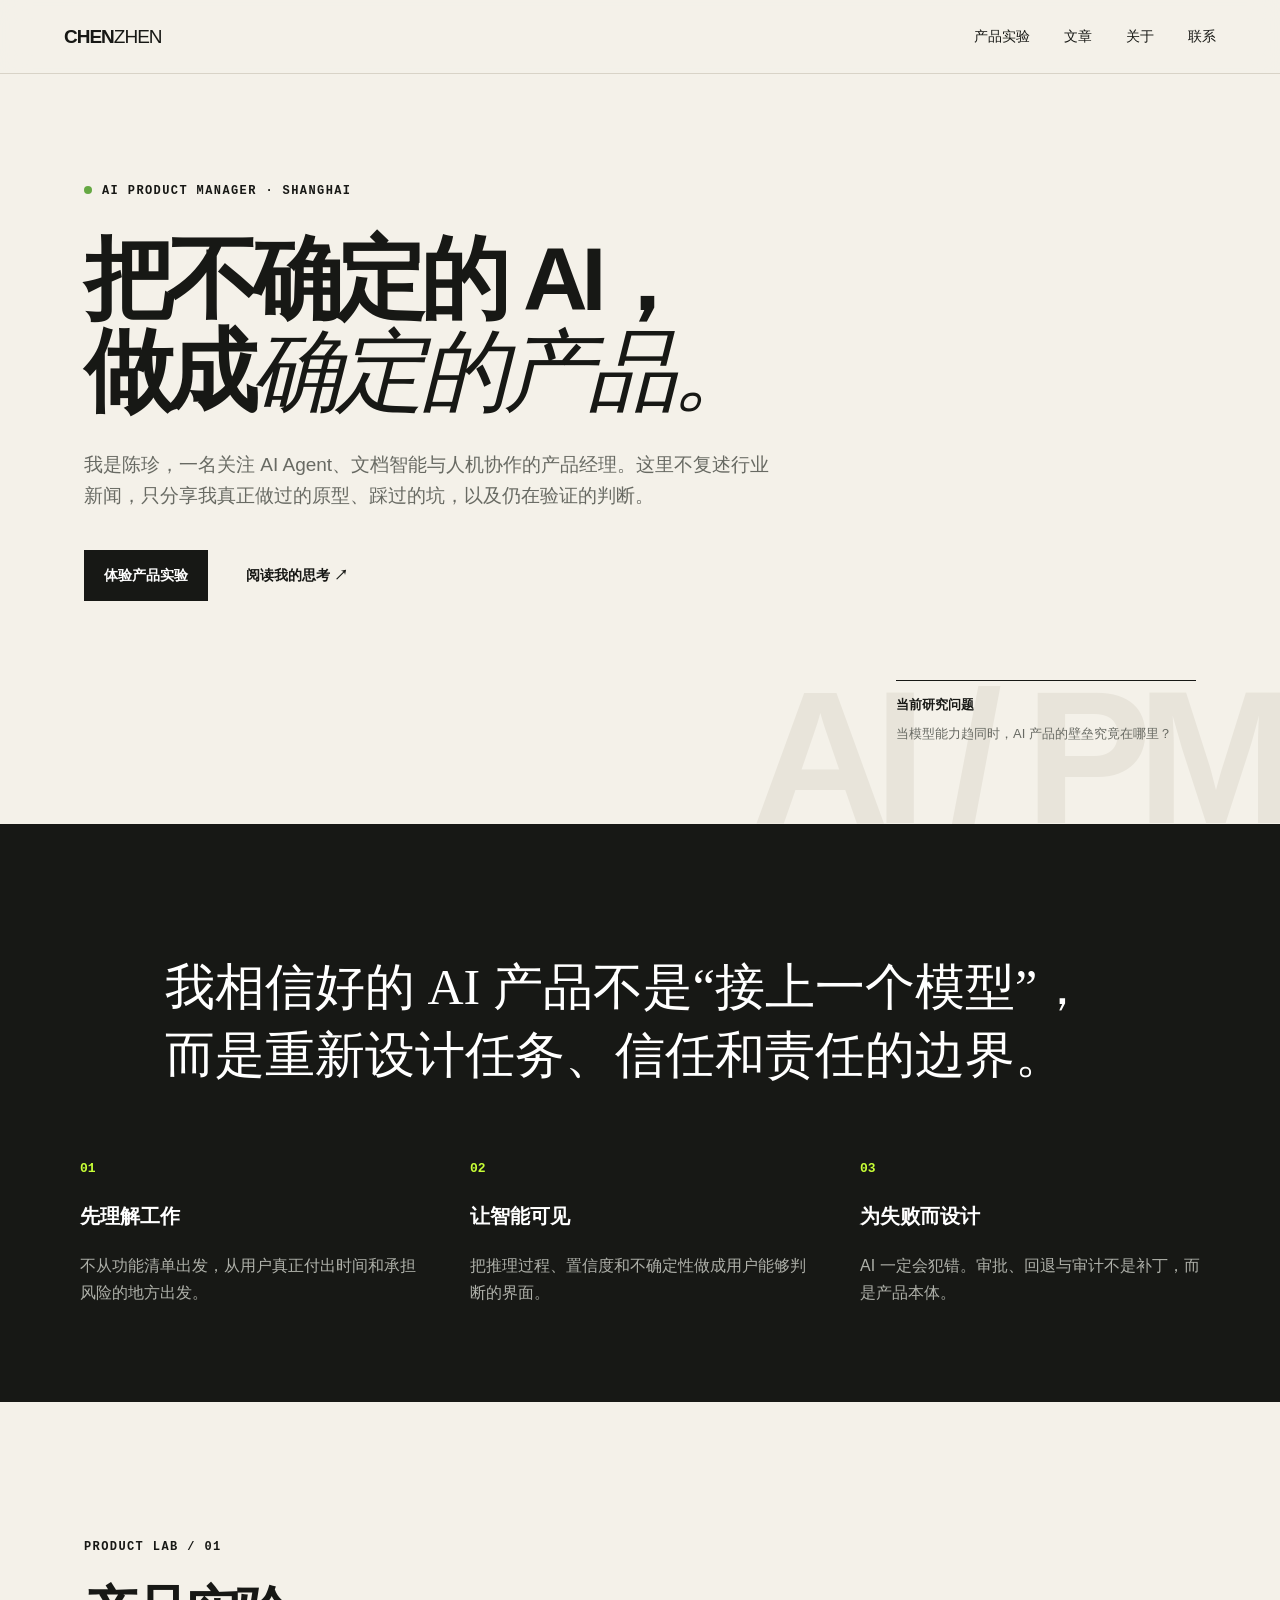
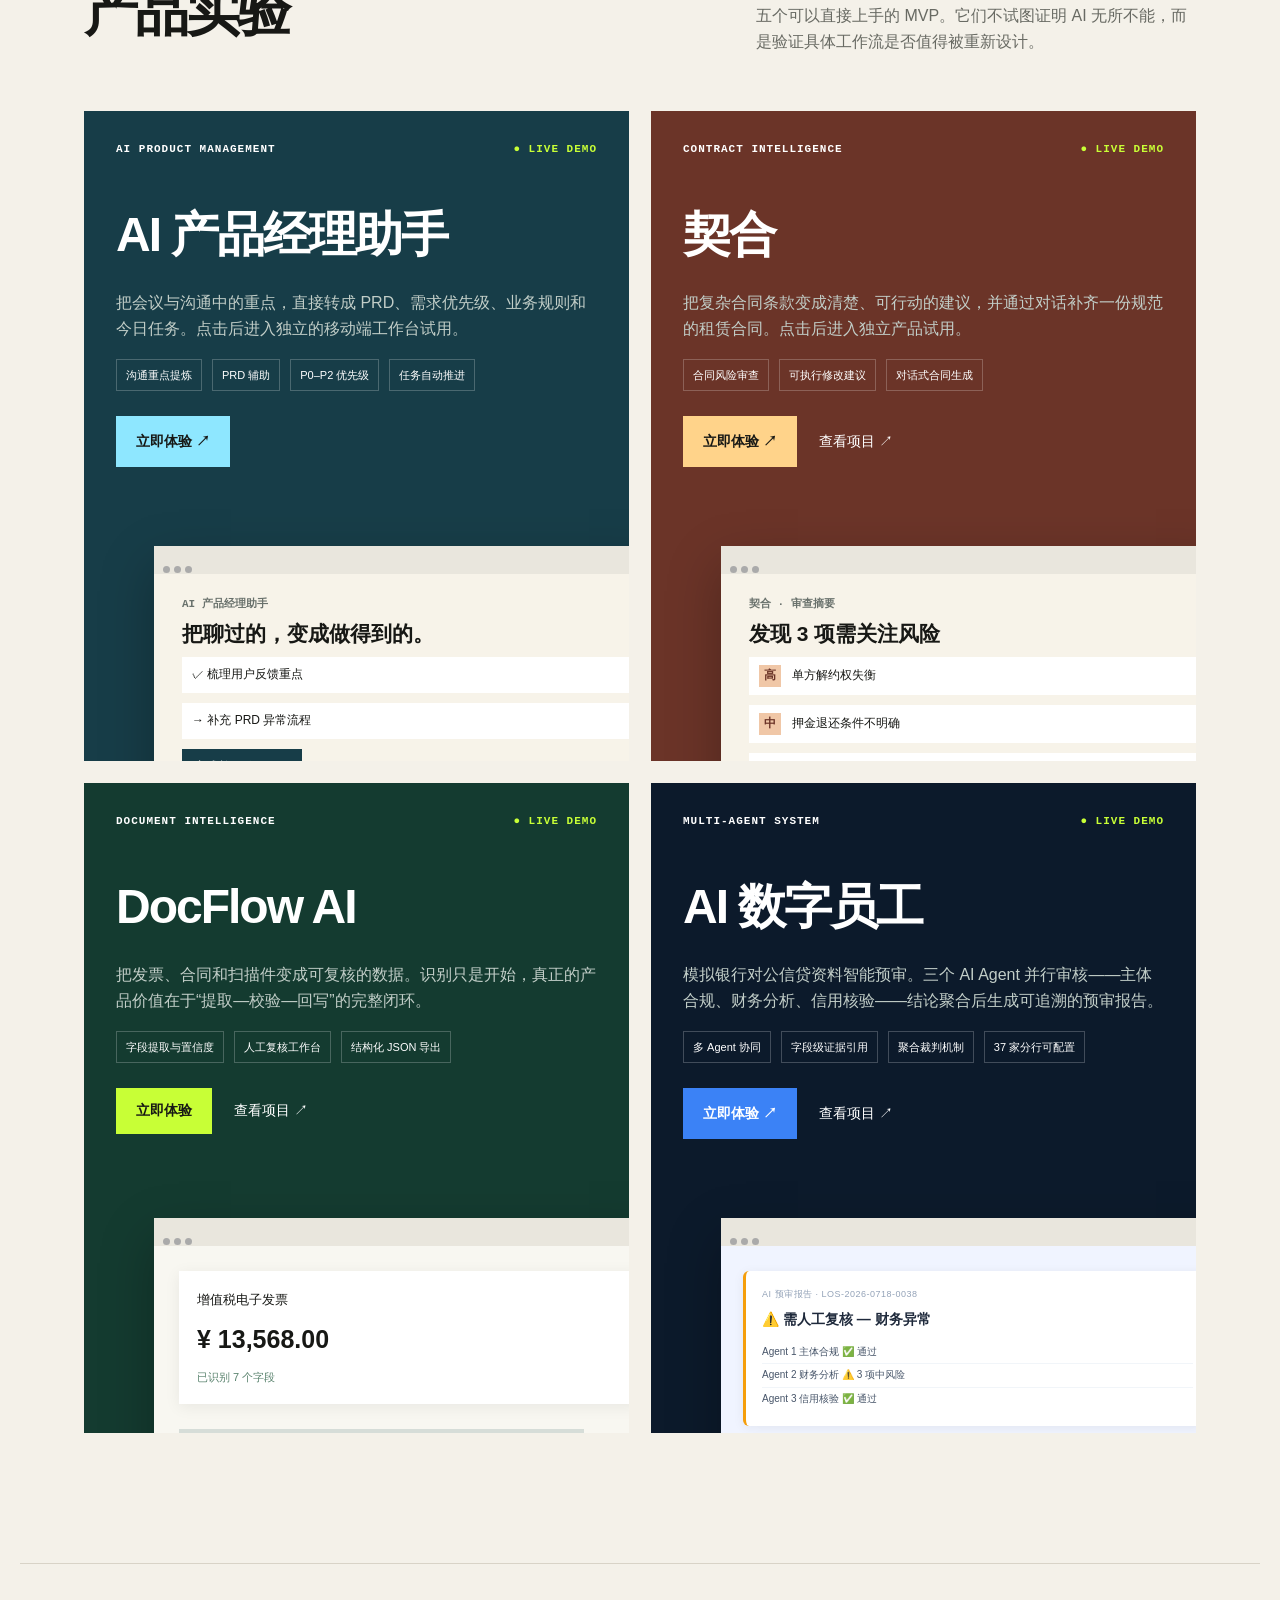
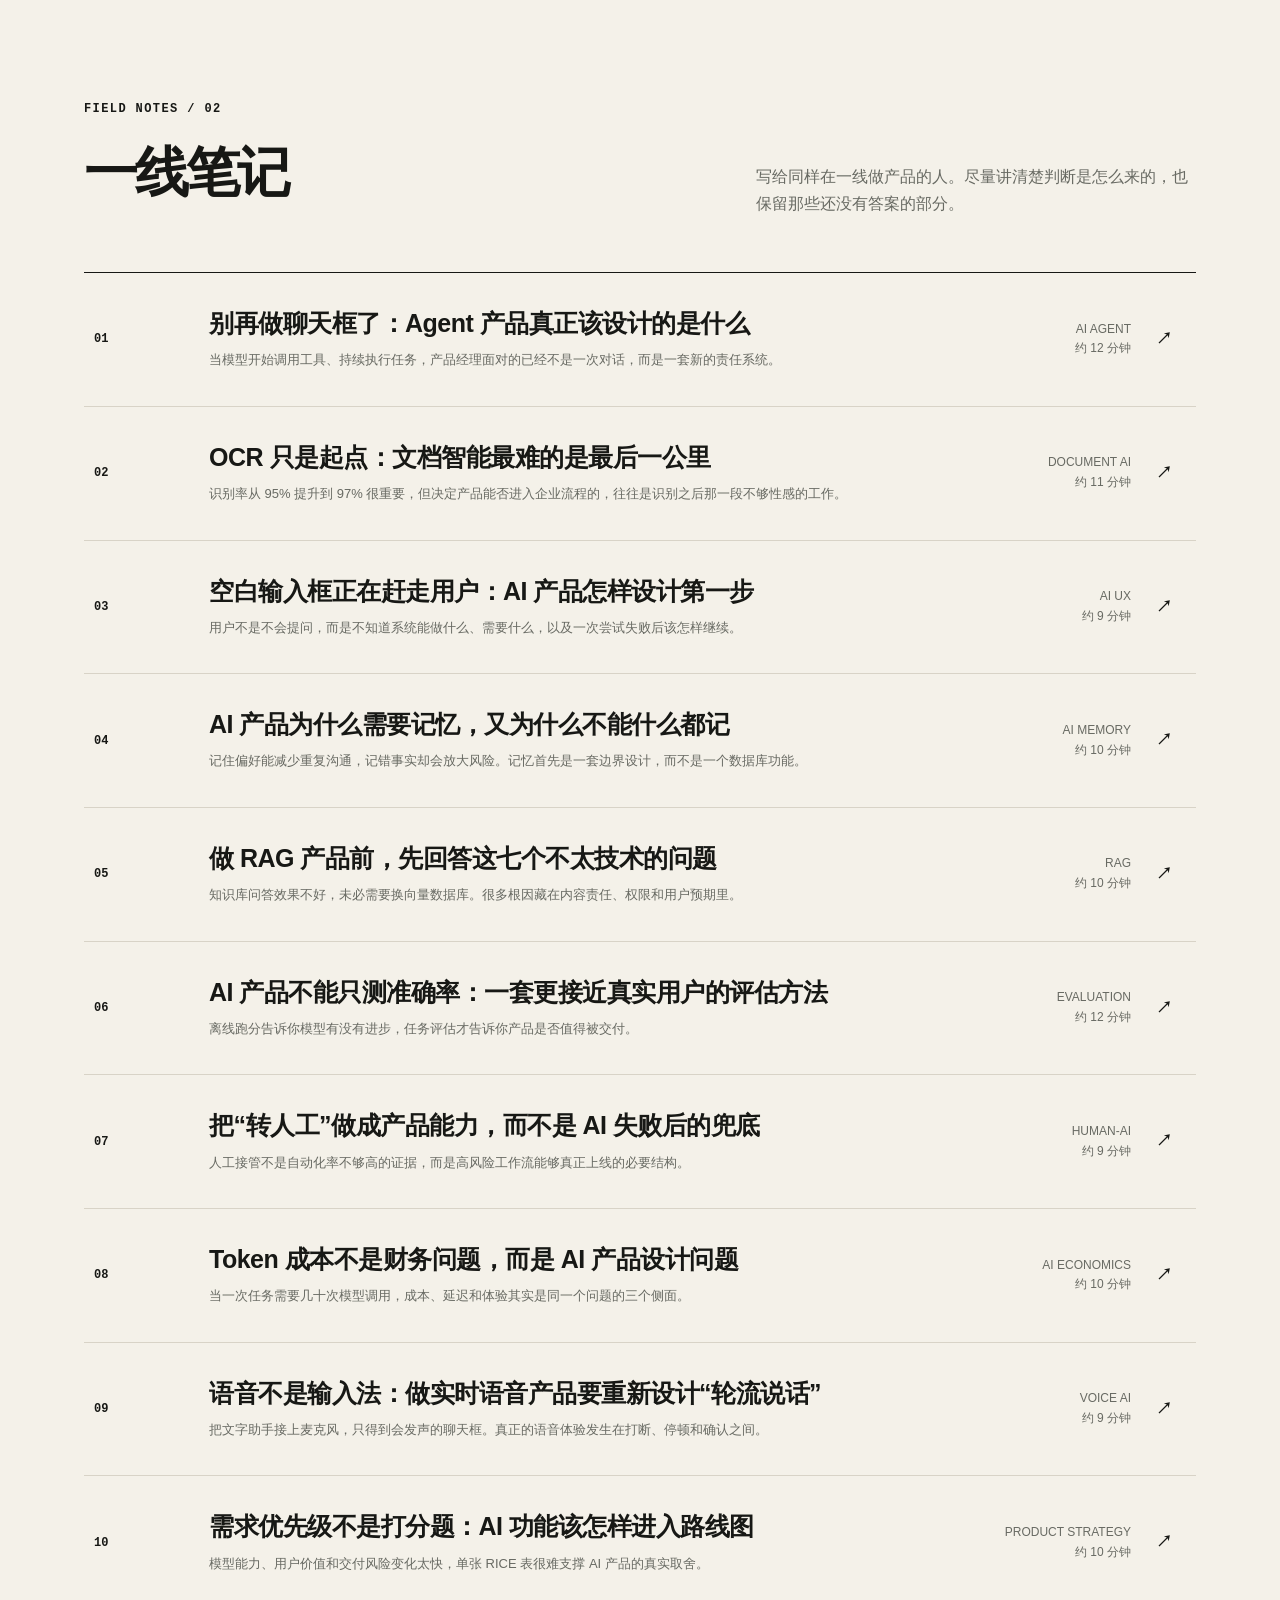
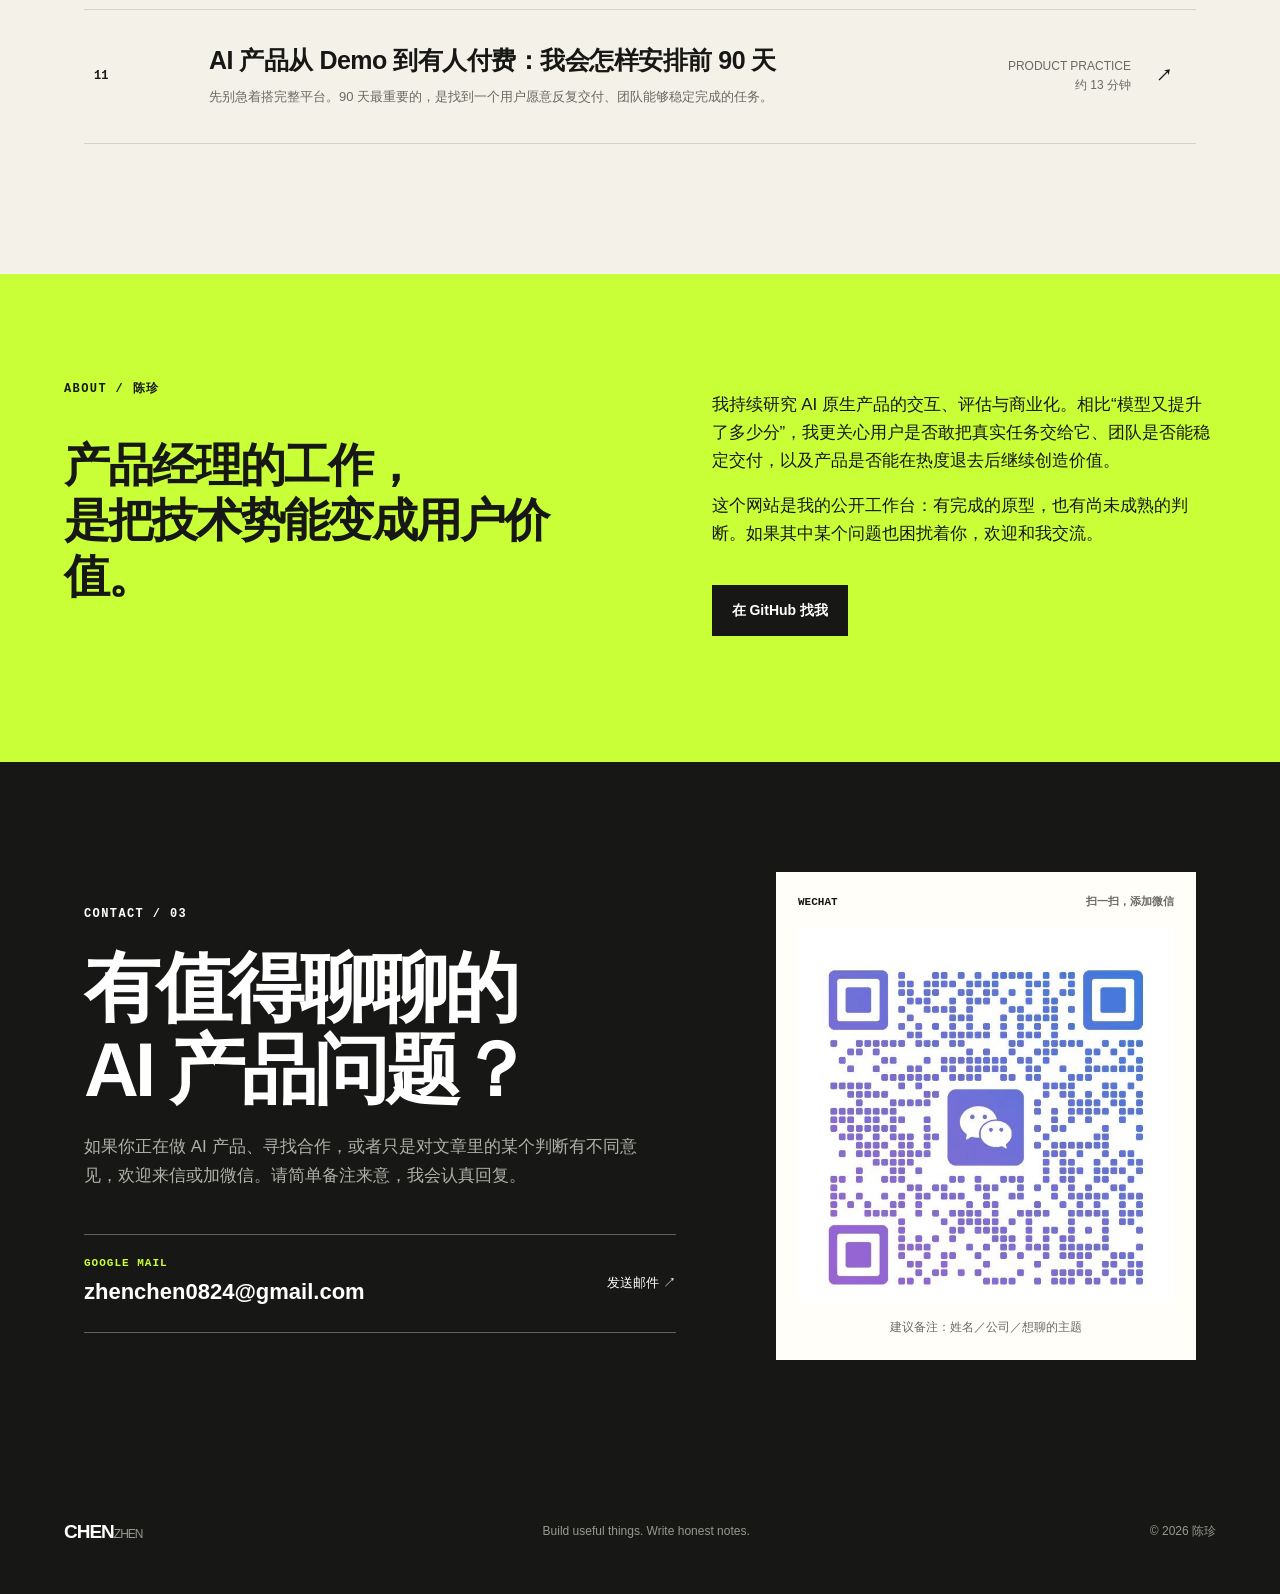
<file: index.html>
<!doctype html>
<html lang="zh-CN">
<head>
  <meta charset="utf-8">
  <meta name="viewport" content="width=device-width,initial-scale=1">
  <meta name="description" content="陈珍｜AI 产品经理。记录 AI 产品判断、原型实验与落地方法。">
  <meta property="og:title" content="陈珍 · AI 产品经理">
  <meta property="og:description" content="不追逐每一个模型新闻，只研究 AI 如何真正进入产品。">
  <title>陈珍 · AI 产品经理</title>
  <link rel="stylesheet" href="styles.css">
  <link rel="stylesheet" href="modules.css">
  <link rel="stylesheet" href="contact.css">
</head>
<body>
  <header class="nav"><a class="logo" href="#top">CHEN<span>ZHEN</span></a><nav><a href="#work">产品实验</a><a href="#writing">文章</a><a href="#about">关于</a><a href="#contact">联系</a></nav><button class="menu" aria-label="打开菜单">☰</button></header>
  <main id="top">
    <section class="hero reveal">
      <div class="eyebrow"><i></i>AI PRODUCT MANAGER · SHANGHAI</div>
      <h1>把不确定的 AI，<br>做成<span>确定的产品。</span></h1>
      <p class="hero-copy">我是陈珍，一名关注 AI Agent、文档智能与人机协作的产品经理。这里不复述行业新闻，只分享我真正做过的原型、踩过的坑，以及仍在验证的判断。</p>
      <div class="hero-actions"><a class="btn primary" href="#work">体验产品实验</a><a class="btn text" href="#writing">阅读我的思考 <b>↗</b></a></div>
      <div class="hero-note"><b>当前研究问题</b><span>当模型能力趋同时，AI 产品的壁垒究竟在哪里？</span></div>
    </section>

    <section class="manifesto reveal">
      <p>我相信好的 AI 产品不是“接上一个模型”，而是重新设计任务、信任和责任的边界。</p>
      <div class="manifesto-grid"><div><b>01</b><h3>先理解工作</h3><p>不从功能清单出发，从用户真正付出时间和承担风险的地方出发。</p></div><div><b>02</b><h3>让智能可见</h3><p>把推理过程、置信度和不确定性做成用户能够判断的界面。</p></div><div><b>03</b><h3>为失败而设计</h3><p>AI 一定会犯错。审批、回退与审计不是补丁，而是产品本体。</p></div></div>
    </section>

    <section id="work" class="section reveal">
      <div class="section-head"><div><span>PRODUCT LAB / 01</span><h2>产品实验</h2></div><p>五个可以直接上手的 MVP。它们不试图证明 AI 无所不能，而是验证具体工作流是否值得被重新设计。</p></div>
      <div class="projects">
        <article class="project project-pm"><div class="project-top"><span>AI PRODUCT MANAGEMENT</span><span class="live">● LIVE DEMO</span></div><h3>AI 产品经理助手</h3><p>把会议与沟通中的重点，直接转成 PRD、需求优先级、业务规则和今日任务。点击后进入独立的移动端工作台试用。</p><ul><li>沟通重点提炼</li><li>PRD 辅助</li><li>P0–P2 优先级</li><li>任务自动推进</li></ul><div class="project-actions"><a class="btn primary pm" href="https://pcnb1hyogm5l.feishuapp.com/app/app_17a7k16nspg" target="_blank" rel="noreferrer">立即体验 ↗</a></div><div class="project-screen pm-screen"><div class="screen-bar"><i></i><i></i><i></i></div><div class="pm-summary"><small>AI 产品经理助手</small><b>把聊过的，变成做得到的。</b><span>✓ 梳理用户反馈重点</span><span>→ 补充 PRD 异常流程</span><em class="pm-next">完成并开始下一项</em></div></div></article>
        <article class="project project-qihe"><div class="project-top"><span>CONTRACT INTELLIGENCE</span><span class="live">● LIVE DEMO</span></div><h3>契合</h3><p>把复杂合同条款变成清楚、可行动的建议，并通过对话补齐一份规范的租赁合同。点击后进入独立产品试用。</p><ul><li>合同风险审查</li><li>可执行修改建议</li><li>对话式合同生成</li></ul><div class="project-actions"><a class="btn primary qihe" href="https://qihe-contract-assistant.pretty-eagle-1409.chatgpt.site" target="_blank" rel="noreferrer">立即体验 ↗</a><a href="https://github.com/Jeane-Chen/qihe-ai-contract-assistant" target="_blank" rel="noreferrer">查看项目 ↗</a></div><div class="project-screen qihe-screen"><div class="screen-bar"><i></i><i></i><i></i></div><div class="qihe-summary"><small>契合 · 审查摘要</small><b>发现 3 项需关注风险</b><span><i>高</i> 单方解约权失衡</span><span><i>中</i> 押金退还条件不明确</span><span><i>低</i> 租金金额表述清晰</span></div></div></article>
        <article class="project project-green"><div class="project-top"><span>DOCUMENT INTELLIGENCE</span><span class="live">● LIVE DEMO</span></div><h3>DocFlow AI</h3><p>把发票、合同和扫描件变成可复核的数据。识别只是开始，真正的产品价值在于“提取—校验—回写”的完整闭环。</p><ul><li>字段提取与置信度</li><li>人工复核工作台</li><li>结构化 JSON 导出</li></ul><div class="project-actions"><button class="btn primary" data-demo="docflow">立即体验</button><a href="https://github.com/Jeane-Chen/docflow-ai-mvp" target="_blank" rel="noreferrer">查看项目 ↗</a></div><div class="project-screen doc-screen"><div class="screen-bar"><i></i><i></i><i></i></div><div class="doc-paper"><small>增值税电子发票</small><b>¥ 13,568.00</b><span>已识别 7 个字段</span></div><div class="doc-fields"><i style="width:88%"></i><i style="width:72%"></i><i style="width:94%"></i></div></div></article>
        <article class="project project-bank"><div class="project-top"><span>MULTI-AGENT SYSTEM</span><span class="live">● LIVE DEMO</span></div><h3>AI 数字员工</h3><p>模拟银行对公信贷资料智能预审。三个 AI Agent 并行审核——主体合规、财务分析、信用核验——结论聚合后生成可追溯的预审报告。</p><ul><li>多 Agent 协同</li><li>字段级证据引用</li><li>聚合裁判机制</li><li>37 家分行可配置</li></ul><div class="project-actions"><a class="btn primary bank" href="/ai-pm-demo/" target="_blank" rel="noreferrer">立即体验 ↗</a><a href="https://github.com/Jeane-Chen/ai-pm-demo" target="_blank" rel="noreferrer">查看项目 ↗</a></div><div class="project-screen bank-screen"><div class="screen-bar"><i></i><i></i><i></i></div><div class="bank-mock"><div class="bank-report"><small>AI 预审报告 · LOS-2026-0718-0038</small><b>⚠️ 需人工复核 — 财务异常</b><span>Agent 1 主体合规 ✅ 通过</span><span>Agent 2 财务分析 ⚠️ 3 项中风险</span><span>Agent 3 信用核验 ✅ 通过</span></div></div></div></article>
      </div>
    </section>

    <section id="writing" class="section writing reveal">
      <div class="section-head"><div><span>FIELD NOTES / 02</span><h2>一线笔记</h2></div><p>写给同样在一线做产品的人。尽量讲清楚判断是怎么来的，也保留那些还没有答案的部分。</p></div>
      <div id="article-list" class="article-list"></div>
    </section>

    <section id="about" class="about reveal"><div><span class="stamp">ABOUT / 陈珍</span><h2>产品经理的工作，<br>是把技术势能变成用户价值。</h2></div><div><p>我持续研究 AI 原生产品的交互、评估与商业化。相比“模型又提升了多少分”，我更关心用户是否敢把真实任务交给它、团队是否能稳定交付，以及产品是否能在热度退去后继续创造价值。</p><p>这个网站是我的公开工作台：有完成的原型，也有尚未成熟的判断。如果其中某个问题也困扰着你，欢迎和我交流。</p><a class="btn primary" href="https://github.com/Jeane-Chen" target="_blank" rel="noreferrer">在 GitHub 找我</a></div></section>

    <section id="contact" class="contact reveal">
      <div class="contact-copy"><span class="stamp">CONTACT / 03</span><h2>有值得聊聊的<br>AI 产品问题？</h2><p>如果你正在做 AI 产品、寻找合作，或者只是对文章里的某个判断有不同意见，欢迎来信或加微信。请简单备注来意，我会认真回复。</p><a class="contact-mail" href="mailto:zhenchen0824@gmail.com"><small>GOOGLE MAIL</small><b>zhenchen0824@gmail.com</b><span>发送邮件 ↗</span></a></div>
      <div class="wechat-card"><div class="wechat-head"><span>WECHAT</span><i>扫一扫，添加微信</i></div><img src="assets/wechat-qr.jpg" alt="陈珍的微信二维码" width="650" height="650"><p>建议备注：姓名／公司／想聊的主题</p></div>
    </section>
  </main>
  <footer><div class="logo">CHEN<span>ZHEN</span></div><p>Build useful things. Write honest notes.</p><span>© 2026 陈珍</span></footer>

  <dialog id="demo-dialog"><button class="dialog-close" aria-label="关闭">×</button><div id="demo-content"></div></dialog>
  <script src="articles.js"></script><script src="app.js"></script>
</body></html>
</file>
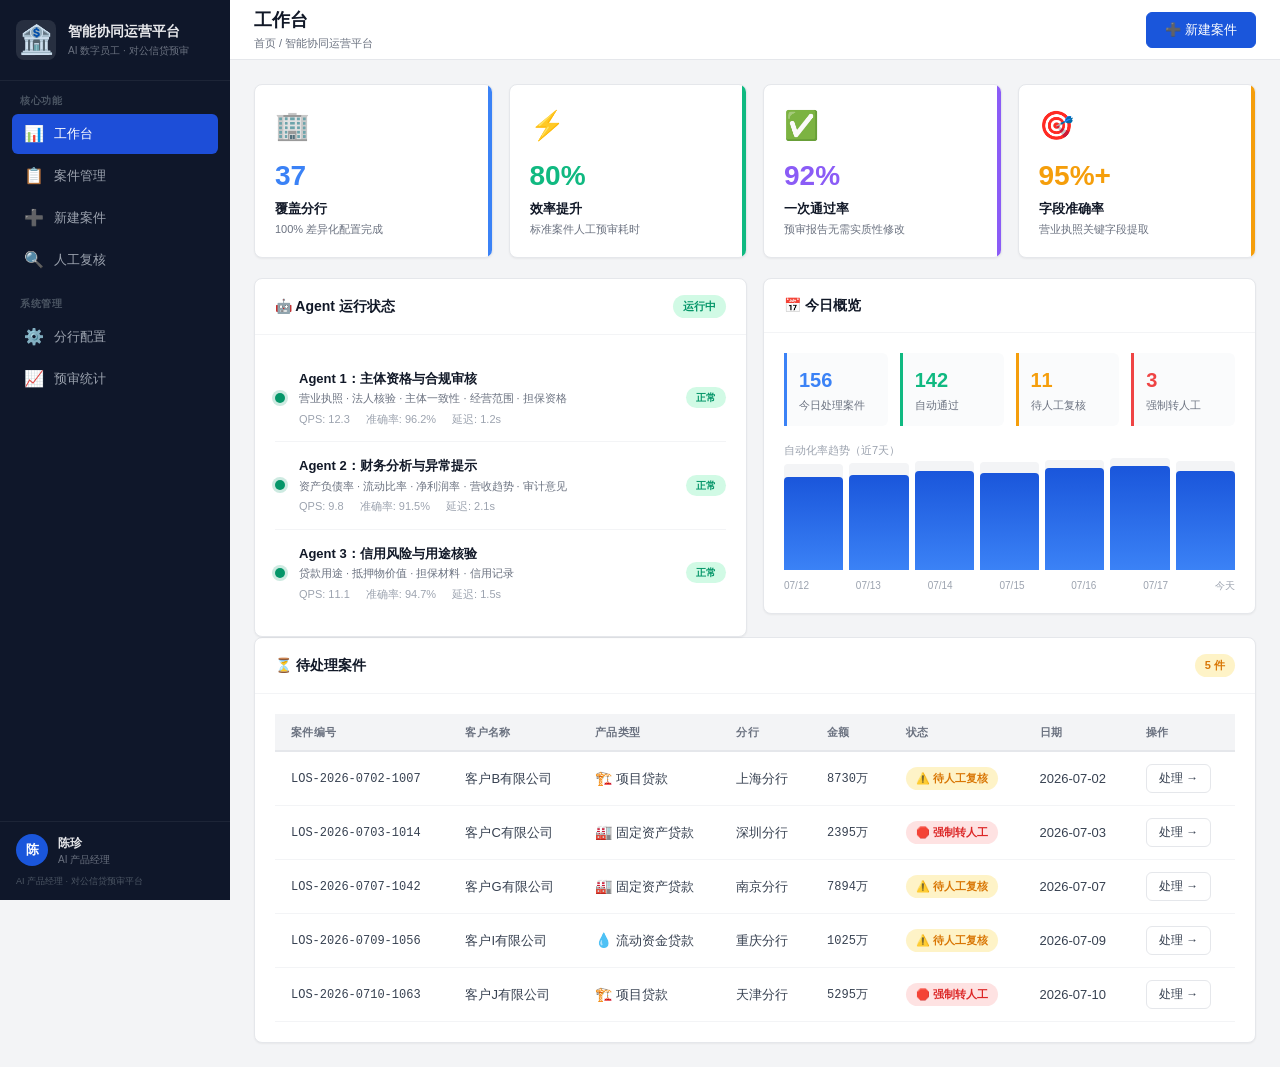
<file: ai-pm-demo/index.html>
<!doctype html>
<html lang="en">
  <head>
    <meta charset="UTF-8" />
    <link rel="icon" type="image/svg+xml" href="/ai-pm-demo/favicon.svg" />
    <meta name="viewport" content="width=device-width, initial-scale=1.0" />
    <title>对公业务智能协同运营平台 · AI 数字员工</title>
    <script type="module" crossorigin src="/ai-pm-demo/assets/index-Cm6E5wX-.js"></script>
    <link rel="stylesheet" crossorigin href="/ai-pm-demo/assets/index-CAidKTRD.css">
  </head>
  <body>
    <div id="root"></div>
  </body>
</html>
</file>
<file: styles.css>
:root{--ink:#171815;--paper:#f4f1e9;--muted:#686a63;--line:#d8d3c7;--acid:#c8ff36;--green:#143b30;--violet:#5f4b8b;--white:#fffef9}*{box-sizing:border-box}html{scroll-behavior:smooth}body{margin:0;background:var(--paper);color:var(--ink);font-family:Inter,"PingFang SC","Microsoft YaHei",sans-serif;line-height:1.65}.nav{height:74px;display:flex;align-items:center;justify-content:space-between;padding:0 5vw;border-bottom:1px solid var(--line);position:sticky;top:0;background:#f4f1e9eb;backdrop-filter:blur(14px);z-index:20}.logo{font-weight:900;letter-spacing:-1px;text-decoration:none;color:var(--ink);font-size:19px}.logo span{font-weight:400}.nav nav{display:flex;gap:34px}.nav nav a,.project-actions a{color:var(--ink);text-decoration:none;font-size:14px}.menu{display:none;background:none;border:0;font-size:22px}main{overflow:hidden}.hero,.section,.manifesto,.about{max-width:1240px;margin:auto;padding-left:5vw;padding-right:5vw}.hero{min-height:750px;padding-top:110px;position:relative}.hero:after{content:"AI / PM";position:absolute;right:-20px;bottom:-90px;font-size:190px;font-weight:900;letter-spacing:-15px;color:#e8e4da;z-index:-1}.eyebrow,.section-head span,.stamp{font:700 12px/1.2 ui-monospace,SFMono-Regular,monospace;letter-spacing:1.4px}.eyebrow i{display:inline-block;width:8px;height:8px;border-radius:50%;background:#65a843;margin-right:10px}.hero h1{font-size:clamp(52px,7vw,102px);line-height:1.02;letter-spacing:-6px;margin:36px 0 32px;max-width:1050px}.hero h1 span{font-family:Georgia,"Songti SC",serif;font-weight:400;font-style:italic}.hero-copy{font-size:19px;color:var(--muted);max-width:700px}.hero-actions{display:flex;gap:18px;align-items:center;margin-top:38px}.btn{border:0;padding:14px 20px;border-radius:0;font-weight:800;cursor:pointer;text-decoration:none;display:inline-block;font-size:14px}.btn.primary{background:var(--ink);color:white}.btn.text{color:var(--ink)}.hero-note{position:absolute;right:5vw;bottom:80px;width:300px;border-top:1px solid var(--ink);padding-top:13px;font-size:13px}.hero-note b{display:block;margin-bottom:7px}.hero-note span{color:var(--muted)}.manifesto{background:var(--ink);color:white;max-width:none;padding-top:80px;padding-bottom:80px}.manifesto>p,.manifesto-grid{max-width:1120px;margin-left:auto;margin-right:auto}.manifesto>p{font:400 clamp(28px,4vw,50px)/1.35 Georgia,"Songti SC",serif;max-width:950px;margin-bottom:65px}.manifesto-grid{display:grid;grid-template-columns:repeat(3,1fr);gap:50px}.manifesto-grid b{color:var(--acid);font-family:monospace}.manifesto-grid h3{font-size:20px}.manifesto-grid p{color:#aeb0a9}.section{padding-top:130px;padding-bottom:130px}.section-head{display:flex;justify-content:space-between;align-items:end;margin-bottom:55px}.section-head h2{font-size:54px;letter-spacing:-3px;margin:8px 0 0}.section-head>p{width:440px;color:var(--muted);margin:0}.projects{display:grid;grid-template-columns:1fr 1fr;gap:22px}.project{padding:32px;min-height:650px;color:white;position:relative;overflow:hidden}.project-green{background:var(--green)}.project-violet{background:#29213e}.project-gold{background:#1a1a0f}.project-top{display:flex;justify-content:space-between;font:700 11px monospace;letter-spacing:1px}.live{color:var(--acid)}.project h3{font-size:48px;letter-spacing:-2px;margin:40px 0 15px}.project>p{color:#c2cec8;max-width:520px}.project ul{display:flex;list-style:none;padding:0;gap:10px;flex-wrap:wrap}.project li{border:1px solid #ffffff38;padding:6px 9px;font-size:11px}.project-actions{display:flex;align-items:center;gap:22px;margin-top:25px}.project-actions .primary{background:var(--acid);color:var(--ink)}.project-actions .violet{background:#c4b0ff}.project-actions a{color:white}.project-screen{position:absolute;left:70px;right:-35px;bottom:-45px;height:260px;background:#f8f7f1;color:var(--ink);box-shadow:0 20px 50px #0004}.screen-bar{height:28px;background:#e9e6dd;padding:9px}.screen-bar i{display:inline-block;width:7px;height:7px;border-radius:50%;background:#aaa;margin-right:4px}.doc-paper{margin:25px;background:white;padding:18px;display:grid;box-shadow:0 3px 15px #0001}.doc-paper b{font-size:25px;margin:8px 0}.doc-paper span{color:#5b846f;font-size:11px}.doc-fields{padding:0 25px}.doc-fields i{height:10px;background:#d6ddd8;display:block;margin:11px 0}.code-screen{background:#0c0d11;color:#dfe8e3}.code-screen code{display:block;padding:28px;line-height:2;font-size:13px}.code-screen em{color:#7cf0a7;font-style:normal}.code-screen span{color:#7cf0a7;display:block;margin-top:10px}.bank-screen{background:#0f1923;color:#c9a84c}.bank-preview{padding:25px}.bank-preview small{display:block;font-size:11px;color:#8899aa;margin-bottom:8px}.bank-preview b{display:block;font-size:16px;color:#fff;margin-bottom:8px}.bank-preview span{display:block;font-size:12px;color:#c9a84c}.writing{border-top:1px solid var(--line)}.article-list{border-top:1px solid var(--ink)}.article-card{display:grid;grid-template-columns:90px 1fr 230px 30px;gap:25px;align-items:center;border-bottom:1px solid var(--line);padding:30px 10px;text-decoration:none;color:var(--ink);transition:.25s}.article-card:hover{background:var(--white);padding-left:20px}.article-card .num{font:700 12px monospace}.article-card h3{font-size:25px;margin:0;letter-spacing:-.5px}.article-card p{color:var(--muted);font-size:13px;margin:5px 0}.article-card .meta{text-align:right;color:var(--muted);font-size:12px}.about{display:grid;grid-template-columns:1.05fr .95fr;gap:90px;padding-top:100px;padding-bottom:120px;background:var(--acid);max-width:none}.about>div{max-width:570px}.about>div:first-child{margin-left:auto}.about h2{font-size:46px;line-height:1.2;letter-spacing:-2px}.about p{font-size:17px}.about .btn{margin-top:20px}footer{display:flex;justify-content:space-between;align-items:center;padding:40px 5vw;background:var(--ink);color:white}footer p,footer span{color:#969990;font-size:12px}footer .logo{color:white}dialog{border:0;padding:0;width:min(900px,94vw);max-height:90vh;background:#111713;color:white;box-shadow:0 30px 90px #0008}dialog::backdrop{background:#111a;backdrop-filter:blur(5px)}.dialog-close{position:absolute;right:15px;top:10px;border:0;background:none;color:white;font-size:28px;z-index:2;cursor:pointer}.demo{padding:35px}.demo h2{font-size:38px;margin:8px 0}.demo .lead{color:#aeb8b1}.demo-grid{display:grid;grid-template-columns:1fr 1fr;gap:18px;margin-top:25px}.demo-panel{background:#18211c;padding:20px}.demo label{font-size:12px;color:#aab3ad}.demo textarea,.demo input{width:100%;background:#0d120f;border:1px solid #34433a;color:white;padding:12px;margin:6px 0 12px;font:13px/1.6 inherit}.demo textarea{height:230px;resize:vertical}.demo .btn{background:var(--acid);color:var(--ink)}.field-row{display:grid;grid-template-columns:85px 1fr 40px;gap:8px;align-items:center;margin:8px 0}.field-row small{color:#85dda5}.plan-step{border-left:2px solid #4e6357;padding:4px 0 14px 16px}.plan-step.done{border-color:var(--acid)}.plan-step b{display:block}.plan-step span{color:#8f9d94;font-size:12px}.patch{background:#080b09;padding:14px;white-space:pre-wrap;color:#b7e9c8;font:12px/1.6 monospace;max-height:260px;overflow:auto}.article-hero,.article-body{max-width:850px;margin:auto;padding-left:25px;padding-right:25px}.article-hero{padding-top:100px;padding-bottom:60px}.article-hero .back{color:var(--muted);text-decoration:none}.article-hero h1{font-size:clamp(40px,6vw,70px);line-height:1.15;letter-spacing:-3px;margin:35px 0 25px}.article-hero .dek{font:22px/1.6 Georgia,"Songti SC",serif;color:var(--muted)}.article-meta{display:flex;gap:25px;font:12px monospace;border-top:1px solid var(--line);padding-top:18px}.article-body{padding-bottom:120px;font-family:Georgia,"Songti SC",serif;font-size:18px;line-height:2}.article-body h2{font-family:Inter,"PingFang SC",sans-serif;font-size:30px;line-height:1.35;margin-top:60px;letter-spacing:-1px}.article-body blockquote{margin:45px 0;padding:22px 28px;border-left:4px solid var(--acid);background:var(--white);font-size:21px}.article-end{margin-top:80px;border-top:1px solid var(--line);padding-top:25px;font-family:Inter,sans-serif}.reveal{animation:rise .7s both}@keyframes rise{from{opacity:0;transform:translateY(18px)}to{opacity:1;transform:none}}@media(max-width:800px){.nav nav{display:none}.menu{display:block}.hero{padding-top:70px;min-height:690px}.hero h1{letter-spacing:-3px}.hero-note{position:static;margin-top:70px}.manifesto-grid,.projects,.about,.demo-grid{grid-template-columns:1fr}.section{padding-top:85px;padding-bottom:85px}.section-head{display:block}.section-head>p{width:auto}.project{min-height:600px}.project-screen{left:30px}.article-card{grid-template-columns:45px 1fr 20px}.article-card .meta{display:none}.about{padding-left:7vw;padding-right:7vw;gap:25px}.about>div:first-child{margin:0}footer{display:block}footer>*{display:block;margin:10px 0}}

/* === AI 数字员工 (project-bank) === */
.project-bank { background: #0c1a2b; }
.project-bank .btn.bank { background: #3b82f6; color: #fff; }
.bank-screen { background: #f0f4ff; }
.bank-mock { padding: 25px 22px; }
.bank-report { background: #fff; border-radius: 6px; padding: 16px; box-shadow: 0 2px 12px rgba(0,0,0,.06); border-left: 3px solid #f59e0b; }
.bank-report small { font-size: 9px; color: #94a3b8; display: block; margin-bottom: 6px; letter-spacing: .5px; }
.bank-report b { font-size: 14px; color: #1e293b; display: block; margin-bottom: 10px; }
.bank-report span { display: block; font-size: 10px; color: #475569; padding: 3px 0; border-bottom: 1px solid #f1f5f9; }
.bank-report span:last-child { border-bottom: none; }
</file>
<file: modules.css>
.project-pm {
  background: #173d48;
}

.project-qihe {
  background: #6b3428;
}

.project-actions .pm {
  background: #8ee7ff;
}

.project-actions .qihe {
  background: #ffd38a;
}

.pm-screen,
.qihe-screen {
  background: #f7f3e9;
}

.pm-summary,
.qihe-summary {
  display: grid;
  gap: 10px;
  padding: 22px 28px;
}

.pm-summary small,
.qihe-summary small {
  color: #69716c;
  font: 700 11px ui-monospace, SFMono-Regular, monospace;
}

.pm-summary b,
.qihe-summary b {
  font-size: 21px;
  line-height: 1.25;
}

.pm-summary span,
.qihe-summary span {
  background: white;
  padding: 8px 10px;
  font-size: 12px;
}

.pm-next {
  justify-self: start;
  background: #173d48;
  color: white;
  padding: 9px 12px;
  font-size: 12px;
  font-style: normal;
  font-weight: 700;
}

.qihe-summary span i {
  display: inline-grid;
  place-items: center;
  width: 22px;
  height: 22px;
  margin-right: 8px;
  background: #f0c7a7;
  color: #6b3428;
  font-style: normal;
  font-weight: 800;
}

@media (max-width: 800px) {
  .pm-summary,
  .qihe-summary {
    padding: 18px 20px;
  }
}
</file>
<file: contact.css>
.contact {
  max-width: none;
  padding: 110px max(5vw, calc((100vw - 1240px) / 2 + 5vw));
  background: var(--ink);
  color: white;
  display: grid;
  grid-template-columns: 1fr 420px;
  gap: 100px;
  align-items: center;
}
.contact-copy { max-width: 650px; }
.contact h2 {
  font-size: clamp(44px, 6vw, 76px);
  line-height: 1.08;
  letter-spacing: -4px;
  margin: 22px 0;
}
.contact-copy > p { color: #aeb0a9; max-width: 570px; font-size: 17px; }
.contact-mail {
  display: grid;
  grid-template-columns: 1fr auto;
  gap: 5px 25px;
  margin-top: 44px;
  padding: 22px 0;
  border-top: 1px solid #ffffff50;
  border-bottom: 1px solid #ffffff50;
  color: white;
  text-decoration: none;
}
.contact-mail small { font: 700 11px monospace; color: var(--acid); letter-spacing: 1px; }
.contact-mail b { font-size: 22px; grid-column: 1; }
.contact-mail span { grid-column: 2; grid-row: 1 / 3; align-self: center; font-size: 13px; }
.wechat-card { background: var(--white); color: var(--ink); padding: 22px; }
.wechat-head { display: flex; justify-content: space-between; align-items: center; margin-bottom: 18px; font: 700 11px monospace; }
.wechat-head i { font-style: normal; color: var(--muted); }
.wechat-card img { display: block; width: 100%; height: auto; }
.wechat-card p { font-size: 12px; color: var(--muted); text-align: center; margin: 15px 0 0; }
@media (max-width: 800px) {
  .contact { grid-template-columns: 1fr; padding: 80px 7vw; gap: 45px; }
  .wechat-card { max-width: 420px; }
  .contact-mail { grid-template-columns: 1fr; }
  .contact-mail span { grid-column: 1; grid-row: auto; }
  .contact-mail b { font-size: 17px; overflow-wrap: anywhere; }
}
</file>
<file: ai-pm-demo/assets/index-CAidKTRD.css>
:root{--sidebar-w:230px;--topbar-h:60px;--primary:#1a56db;--primary-light:#e8f0fe;--primary-dark:#1340a8;--success:#059669;--success-light:#d1fae5;--warning:#d97706;--warning-light:#fef3c7;--danger:#dc2626;--danger-light:#fee2e2;--info:#6366f1;--info-light:#e0e7ff;--bg-body:#f3f4f6;--bg-white:#fff;--bg-sidebar:#0f172a;--bg-sidebar-hover:#1e293b;--bg-sidebar-active:#1d4ed8;--text-primary:#111827;--text-secondary:#374151;--text-muted:#6b7280;--text-white:#f1f5f9;--border-color:#e5e7eb;--border-light:#f3f4f6;--radius:8px;--radius-sm:6px;--shadow-sm:0 1px 2px #0000000d;--shadow:0 1px 3px #0000001a, 0 1px 2px #0000000f;--shadow-md:0 4px 6px -1px #0000001a, 0 2px 4px -2px #0000001a;--font-sans:-apple-system, BlinkMacSystemFont, "Segoe UI", "PingFang SC", "Microsoft YaHei", sans-serif;--font-mono:"SF Mono", "Fira Code", "Consolas", monospace}*,:before,:after{box-sizing:border-box;margin:0;padding:0}body{font-family:var(--font-sans);color:var(--text-primary);background:var(--bg-body);-webkit-font-smoothing:antialiased;font-size:14px;line-height:1.5}.app-shell{min-height:100vh;display:flex}.sidebar{width:var(--sidebar-w);min-width:var(--sidebar-w);background:var(--bg-sidebar);z-index:100;flex-direction:column;display:flex;position:fixed;top:0;bottom:0;left:0;overflow-y:auto}.sidebar-head{border-bottom:1px solid #ffffff0f;align-items:center;gap:12px;padding:20px 16px;display:flex}.sb-logo{border-radius:var(--radius);background:#ffffff1a;justify-content:center;align-items:center;width:40px;height:40px;font-size:28px;display:flex}.sb-title-main{color:#e8e9ec;font-size:14px;font-weight:700;line-height:1.3}.sb-title-sub{color:#6b7280;margin-top:2px;font-size:10px}.sidebar-nav{flex:1;padding:12px 8px}.nav-section{margin-bottom:16px}.nav-section-title{color:#4b5563;text-transform:uppercase;letter-spacing:.5px;margin-bottom:6px;padding:0 12px;font-size:10px;font-weight:600}.nav-item{border-radius:var(--radius-sm);color:#9ca3af;cursor:pointer;-webkit-user-select:none;user-select:none;align-items:center;gap:10px;margin:2px 4px;padding:8px 12px;font-size:13px;transition:all .15s;display:flex}.nav-item:hover{background:var(--bg-sidebar-hover);color:#e5e7eb}.nav-item.active{background:var(--bg-sidebar-active);color:#fff}.nav-icon{text-align:center;width:20px;font-size:16px}.sidebar-foot{border-top:1px solid #ffffff0f;padding:12px 16px}.sb-user{align-items:center;gap:10px;display:flex}.sb-avatar{background:var(--primary);color:#fff;border-radius:50%;justify-content:center;align-items:center;width:32px;height:32px;font-size:13px;font-weight:600;display:flex}.main-area{margin-left:var(--sidebar-w);flex:1;min-width:0}.topbar{height:var(--topbar-h);background:var(--bg-white);border-bottom:1px solid var(--border-color);z-index:50;justify-content:space-between;align-items:center;padding:0 24px;display:flex;position:sticky;top:0}.topbar-title{color:var(--text-primary);font-size:18px;font-weight:700}.topbar-breadcrumb{color:var(--text-muted);margin-top:1px;font-size:11px}.topbar-actions{align-items:center;gap:8px;display:flex}.page-body{max-width:1400px;padding:24px}.card{background:var(--bg-white);border:1px solid var(--border-color);border-radius:var(--radius);box-shadow:var(--shadow-sm)}.card-header{border-bottom:1px solid var(--border-light);justify-content:space-between;align-items:center;padding:16px 20px;display:flex}.card-title{color:var(--text-primary);font-size:14px;font-weight:600}.card-body{padding:20px}.stat-grid{grid-template-columns:repeat(4,1fr);gap:16px;margin-bottom:20px;display:grid}.stat-card{background:var(--bg-white);border:1px solid var(--border-color);border-radius:var(--radius);box-shadow:var(--shadow-sm);padding:20px;position:relative;overflow:hidden}.stat-card:after{content:"";background:var(--stat-color,#3b82f6);width:4px;height:100%;position:absolute;top:0;right:0}.stat-icon{margin-bottom:8px;font-size:28px}.stat-value{color:var(--stat-color,#111827);font-size:28px;font-weight:800}.stat-label{color:var(--text-primary);margin-top:2px;font-size:13px;font-weight:600}.stat-sub{color:var(--text-muted);margin-top:2px;font-size:11px}.grid-2-col{grid-template-columns:1fr 1fr;gap:16px;display:grid}.grid-2-col>.card{height:fit-content}.badge{white-space:nowrap;border-radius:20px;align-items:center;gap:3px;padding:3px 10px;font-size:11px;font-weight:600;display:inline-flex}.badge-success{background:var(--success-light);color:var(--success)}.badge-warning{background:var(--warning-light);color:var(--warning)}.badge-danger{background:var(--danger-light);color:var(--danger)}.badge-info{background:var(--info-light);color:var(--info)}.badge-processing{color:#4f46e5;background:#e0e7ff;animation:1.5s infinite pulse-badge}@keyframes pulse-badge{0%,to{opacity:1}50%{opacity:.6}}.btn{border-radius:var(--radius-sm);cursor:pointer;white-space:nowrap;font-size:13px;font-weight:500;font-family:var(--font-sans);border:1px solid #0000;justify-content:center;align-items:center;gap:6px;padding:8px 18px;transition:all .15s;display:inline-flex}.btn-primary{background:var(--primary);color:#fff;border-color:var(--primary)}.btn-primary:hover{background:var(--primary-dark)}.btn-primary:disabled{opacity:.5;cursor:not-allowed}.btn-outline{background:var(--bg-white);color:var(--text-secondary);border-color:var(--border-color)}.btn-outline:hover{background:var(--bg-body)}.btn-sm{padding:5px 12px;font-size:12px}.btn-success{background:var(--success);color:#fff}.btn-warning{background:var(--warning);color:#fff}.btn-danger{background:var(--danger);color:#fff}.form-group{margin-bottom:0}.form-label{color:var(--text-secondary);margin-bottom:4px;font-size:12px;font-weight:600;display:block}.form-select,.form-input{border:1px solid var(--border-color);border-radius:var(--radius-sm);background:var(--bg-white);width:100%;color:var(--text-primary);font-size:13px;font-family:var(--font-sans);padding:8px 12px;transition:border-color .15s}.form-select:focus,.form-input:focus{border-color:var(--primary);outline:none;box-shadow:0 0 0 3px #1a56db1a}.form-textarea{border:1px solid var(--border-color);border-radius:var(--radius-sm);background:var(--bg-white);width:100%;color:var(--text-primary);font-size:13px;font-family:var(--font-sans);resize:vertical;padding:10px 12px}.form-desc{color:var(--text-muted);margin-bottom:16px;font-size:12px}.form-grid-4{grid-template-columns:repeat(4,1fr);gap:16px;display:grid}.filter-bar{flex-wrap:wrap;align-items:center;gap:12px;display:flex}.filter-bar .form-select{width:160px}.data-table{border-collapse:collapse;width:100%;font-size:13px}.data-table thead{background:var(--bg-body)}.data-table th{text-align:left;color:var(--text-muted);text-transform:uppercase;letter-spacing:.3px;border-bottom:2px solid var(--border-color);padding:10px 16px;font-size:11px;font-weight:600}.data-table td{border-bottom:1px solid var(--border-light);color:var(--text-secondary);padding:12px 16px}.data-table tbody tr:hover{background:#f9fafb}.mono-text{font-family:var(--font-mono);color:var(--text-muted);font-size:12px}.pagination{border-top:1px solid var(--border-light);justify-content:center;align-items:center;gap:16px;padding:16px;display:flex}.steps-bar{background:var(--bg-white);border:1px solid var(--border-color);border-radius:var(--radius);justify-content:center;align-items:center;margin-bottom:20px;padding:24px 40px;display:flex}.step-item{align-items:center;gap:0;display:flex;position:relative}.step-circle{background:var(--bg-body);width:32px;height:32px;color:var(--text-muted);border:2px solid var(--border-color);border-radius:50%;justify-content:center;align-items:center;font-size:13px;font-weight:700;transition:all .3s;display:flex}.step-active .step-circle{background:var(--primary);color:#fff;border-color:var(--primary);box-shadow:0 0 0 4px #1a56db26}.step-done .step-circle{background:var(--success);color:#fff;border-color:var(--success)}.step-label{color:var(--text-muted);white-space:nowrap;margin-left:10px;font-size:12px;font-weight:500}.step-active .step-label{color:var(--primary);font-weight:600}.step-done .step-label{color:var(--success)}.step-line{background:var(--border-color);width:60px;height:2px;margin:0 12px;transition:background .3s}.line-done{background:var(--success)}.upload-zone{border:2px dashed var(--border-color);border-radius:var(--radius);text-align:center;cursor:pointer;background:#fafbfc;padding:48px;transition:all .2s}.upload-zone:hover{border-color:var(--primary);background:var(--primary-light)}.upload-zone-icon{margin-bottom:12px;font-size:48px}.upload-zone-title{color:var(--text-primary);font-size:15px;font-weight:600}.upload-zone-hint{color:var(--text-muted);margin-top:6px;font-size:12px}.file-list-panel{border:1px solid var(--border-color);border-radius:var(--radius);overflow:hidden}.file-list-title{background:var(--success-light);color:var(--success);padding:12px 16px;font-size:13px;font-weight:600}.file-row{border-bottom:1px solid var(--border-light);align-items:center;gap:12px;padding:10px 16px;display:flex}.file-row:last-child{border-bottom:none}.file-row-icon{font-size:20px}.file-row-info{flex:1}.file-row-name{color:var(--text-primary);font-size:13px;font-weight:500}.file-row-meta{color:var(--text-muted);margin-top:1px;font-size:11px}.upload-add-more{color:var(--primary);border-top:1px solid var(--border-light);text-align:center;padding:10px 16px;font-size:12px;font-weight:500}.config-preview{border:1px solid var(--info-light);border-radius:var(--radius);background:#f5f7ff;margin-top:16px;overflow:hidden}.config-preview-title{background:var(--info-light);color:var(--info);padding:10px 16px;font-size:12px;font-weight:600}.config-preview-body{color:var(--text-secondary);padding:16px;font-size:13px}.config-preview-body code{color:var(--info);background:#e0e7ff;border-radius:4px;padding:2px 8px;font-size:12px}.file-tags{flex-wrap:wrap;gap:6px;margin-top:6px;display:flex}.file-tag{background:var(--bg-white);border:1px solid var(--border-color);color:var(--text-secondary);border-radius:20px;padding:4px 10px;font-size:12px}.agent-status-list{flex-direction:column;gap:0;display:flex}.agent-status-row{border-bottom:1px solid var(--border-light);align-items:center;gap:14px;padding:14px 0;display:flex}.agent-status-row:last-child{border-bottom:none}.agent-status-dot{border-radius:50%;flex-shrink:0;width:10px;height:10px}.dot-green{background:var(--success);box-shadow:0 0 0 3px #05966933}.dot-red{background:var(--danger);box-shadow:0 0 0 3px #dc262633}.today-grid{grid-template-columns:repeat(4,1fr);gap:12px;display:grid}.today-item{border-radius:0 var(--radius-sm) var(--radius-sm) 0;background:#fafbfc;border-left:3px solid;padding:12px}.today-val{font-size:20px;font-weight:800}.today-lbl{color:var(--text-muted);margin-top:2px;font-size:11px}.mini-bar{align-items:flex-end;gap:6px;height:110px;padding:4px 0;display:flex}.mini-bar-item{background:var(--border-light);border-radius:4px 4px 0 0;flex:1;position:relative;overflow:hidden}.mini-bar-fill{background:linear-gradient(180deg, var(--primary), #3b82f6);border-radius:4px 4px 0 0;position:absolute;bottom:0;left:0;right:0}.processing-pipeline{flex-wrap:wrap;justify-content:center;align-items:center;gap:8px;margin:24px 0;display:flex}.pipeline-step{border-radius:var(--radius);border:1px solid var(--border-color);background:var(--bg-white);flex-direction:column;align-items:center;gap:6px;min-width:100px;padding:12px 16px;transition:all .3s;display:flex}.pipeline-done{border-color:var(--success);background:var(--success-light)}.pipeline-active{border-color:var(--primary);background:var(--primary-light);box-shadow:0 0 0 3px #1a56db1a}.pipeline-icon{font-size:24px}.pipeline-label{color:var(--text-secondary);font-size:11px;font-weight:500}.pipeline-status{color:var(--text-muted);font-size:10px;font-weight:600}.pipeline-status.done{color:var(--success)}.pipeline-status.active{color:var(--primary)}.pipeline-arrow{color:var(--border-color);font-size:18px}.agent-grid{grid-template-columns:repeat(3,1fr);gap:16px;margin-top:16px;display:grid}.agent-processing-card{border:1px solid var(--border-color);border-radius:var(--radius);text-align:center;background:var(--bg-white);padding:20px}.agent-proc-header{justify-content:center;align-items:center;gap:8px;margin-bottom:16px;display:flex}.typing-dots{justify-content:center;gap:5px;display:flex}.typing-dots span{background:var(--primary);border-radius:50%;width:8px;height:8px;animation:1.4s infinite dot-bounce}.typing-dots span:nth-child(2){animation-delay:.2s}.typing-dots span:nth-child(3){animation-delay:.4s}@keyframes dot-bounce{0%,80%,to{opacity:.4;transform:scale(.6)}40%{opacity:1;transform:scale(1)}}.report-meta{background:var(--bg-body);border-radius:var(--radius-sm);margin-bottom:20px;padding:14px 18px}.report-meta-row{color:var(--text-secondary);align-items:center;gap:24px;margin-bottom:6px;font-size:12px;display:flex}.report-meta-row:last-child{margin-bottom:0}.report-meta-label{color:var(--text-muted);font-weight:500}.agent-results{flex-direction:column;gap:16px;margin-bottom:20px;display:flex}.agent-result-panel{border:1px solid var(--border-color);border-radius:var(--radius);overflow:hidden}.panel-success{border-left:4px solid var(--success)}.panel-warning{border-left:4px solid var(--warning)}.agent-result-header{border-bottom:1px solid var(--border-light);background:#fafbfc;justify-content:space-between;align-items:flex-start;padding:14px 18px;display:flex}.agent-findings{padding:0}.finding-row{border-bottom:1px solid var(--border-light);padding:12px 18px;transition:background .15s}.finding-row:last-child{border-bottom:none}.finding-row:hover{background:#f9fafb}.finding-warning{background:#fffdf5}.finding-warning:hover{background:#fef9e7}.finding-danger{background:#fff5f5}.finding-danger:hover{background:#fef0f0}.finding-top{justify-content:space-between;align-items:center;margin-bottom:4px;display:flex}.finding-name{color:var(--text-primary);font-size:13px;font-weight:600}.finding-value{color:var(--text-secondary);margin-bottom:4px;font-size:13px}.finding-evidence{color:var(--text-muted);font-size:11px;font-style:italic}.risk-tag{text-transform:uppercase;letter-spacing:.3px;border-radius:10px;padding:2px 8px;font-size:10px;font-weight:700}.finding-low .risk-tag{background:var(--success-light);color:var(--success)}.finding-warning .risk-tag{background:var(--warning-light);color:var(--warning)}.finding-danger .risk-tag{background:var(--danger-light);color:var(--danger)}.conclusion-box{border-radius:var(--radius);border:1px solid;padding:20px 24px}.conclusion-review{background:#fffbeb;border-color:#fcd34d}.conclusion-pass{background:#ecfdf5;border-color:#6ee7b7}.conclusion-header{align-items:center;gap:12px;margin-bottom:12px;display:flex}.conclusion-details{flex-direction:column;gap:6px;display:flex}.conclusion-item{color:var(--text-secondary);padding-left:16px;font-size:12px;position:relative}.conclusion-item:before{content:"•";color:var(--warning);font-weight:700;position:absolute;left:4px}.review-layout{grid-template-columns:1fr 1fr;align-items:start;gap:20px;display:grid}.review-panel{min-width:0}.review-meta{color:var(--text-secondary);background:var(--bg-body);border-radius:var(--radius-sm);flex-direction:column;gap:4px;margin-bottom:16px;padding:12px;font-size:12px;display:flex}.review-agent-block{border-radius:var(--radius-sm);border:1px solid var(--border-color);background:#fafbfc;margin-bottom:10px;padding:14px}.review-agent-block.block-warning{background:#fffdf5;border-color:#fde68a}.review-agent-title{align-items:center;gap:8px;margin-bottom:6px;display:flex}.review-items{flex-direction:column;gap:4px;display:flex}.review-item{color:var(--text-secondary);background:var(--bg-white);border:1px solid var(--border-light);border-radius:4px;padding:4px 10px;font-size:12px}.review-item.item-highlight{color:var(--warning);background:#fffdf5;border-color:#fcd34d;font-weight:500}.review-docs{flex-direction:column;gap:6px;display:flex}.review-doc-item{border:1px solid var(--border-light);border-radius:var(--radius-sm);background:#fafbfc;align-items:center;gap:10px;padding:8px 12px;display:flex}.config-layout{grid-template-columns:260px 1fr;align-items:start;gap:20px;display:grid}.config-branch-list{background:var(--bg-white);border:1px solid var(--border-color);border-radius:var(--radius);position:sticky;top:80px;overflow:hidden}.config-branch-title{border-bottom:1px solid var(--border-color);padding:14px 16px;font-size:13px;font-weight:700}.config-search{border-bottom:1px solid var(--border-light);padding:10px 12px}.branch-list-scroll{max-height:420px;overflow-y:auto}.branch-list-item{cursor:pointer;border-bottom:1px solid var(--border-light);justify-content:space-between;align-items:center;padding:9px 16px;font-size:12px;transition:background .1s;display:flex}.branch-list-item:hover{background:#f9fafb}.branch-list-item.active{background:var(--primary-light);color:var(--primary);font-weight:600}.config-branch-stats{border-top:1px solid var(--border-color);grid-template-columns:1fr 1fr;display:grid}.config-stat{text-align:center;padding:12px}.config-stat:first-child{border-right:1px solid var(--border-light)}.config-stat-val{font-size:20px;font-weight:800}.config-stat-lbl{color:var(--text-muted);font-size:10px}.config-detail{flex-direction:column;gap:0;display:flex}.config-detail>*{background:var(--bg-white);border:1px solid var(--border-color);border-radius:var(--radius)}.config-detail-header{border-bottom:1px solid var(--border-color);justify-content:space-between;align-items:center;padding:16px 20px;display:flex}.config-section{border-bottom:1px solid var(--border-light);padding:16px 20px}.config-section:last-child{border-bottom:none}.config-section-title{color:var(--text-secondary);margin-bottom:12px;font-size:12px;font-weight:700}.config-dim-grid{grid-template-columns:1fr 1fr;gap:12px;display:grid}.config-dim-card{border:1px solid var(--border-light);border-radius:var(--radius-sm);background:#fafbfc;padding:14px}.config-dim-label{color:var(--text-muted);margin-bottom:8px;font-size:11px;font-weight:600}.config-dim-tags{flex-wrap:wrap;gap:6px;display:flex}.config-tag{border:1px solid var(--border-color);border-radius:20px;padding:4px 10px;font-size:11px;font-weight:500}.tag-active{background:var(--primary-light);color:var(--primary);border-color:#1a56db4d}.tag-inactive{background:var(--bg-body);color:var(--text-muted);opacity:.6}.threshold-grid{grid-template-columns:repeat(4,1fr);gap:12px;display:grid}.threshold-item{text-align:center;border:1px solid var(--border-light);border-radius:var(--radius-sm);padding:14px}.threshold-label{color:var(--text-muted);margin-bottom:6px;font-size:11px}.threshold-value{font-size:20px;font-weight:700}.threshold-value code{color:var(--primary);background:0 0;font-size:18px}.config-special{border-radius:var(--radius-sm);border:1px solid var(--border-light);background:#fafbfc;padding:12px 16px}.config-meta-row{flex-wrap:wrap;gap:40px;display:flex}.progress-bar-bg{background:var(--border-light);border-radius:4px;height:8px;overflow:hidden}.progress-bar-fill{background:linear-gradient(90deg, var(--primary), #3b82f6);border-radius:4px;height:100%;transition:width .6s}.simple-chart{flex-direction:column;gap:8px;display:flex}.chart-row{align-items:center;gap:10px;display:flex}.chart-label{color:var(--text-secondary);text-align:right;flex-shrink:0;font-size:12px}.chart-bar-bg{background:var(--border-light);border-radius:4px;flex:1;height:20px;overflow:hidden}.chart-bar-fill{background:var(--primary);border-radius:4px;min-width:2px;height:100%;transition:width .4s}.chart-value{color:var(--text-secondary);flex-shrink:0;font-size:12px;font-weight:600}::-webkit-scrollbar{width:5px;height:5px}::-webkit-scrollbar-track{background:0 0}::-webkit-scrollbar-thumb{background:#d1d5db;border-radius:10px}::-webkit-scrollbar-thumb:hover{background:#9ca3af}@media (width<=1200px){.stat-grid{grid-template-columns:repeat(2,1fr)}.grid-2-col{grid-template-columns:1fr}.form-grid-4{grid-template-columns:repeat(2,1fr)}.agent-grid,.review-layout,.config-layout{grid-template-columns:1fr}.config-branch-list{position:static}.threshold-grid{grid-template-columns:repeat(2,1fr)}}@media (width<=768px){.sidebar{display:none}.main-area{margin-left:0}.stat-grid{grid-template-columns:1fr}.today-grid{grid-template-columns:repeat(2,1fr)}.steps-bar{flex-direction:column;gap:12px}.step-line{width:2px;height:16px;margin:0}.processing-pipeline{flex-direction:column}.pipeline-arrow{transform:rotate(90deg)}}.review-layout-v2{grid-template-columns:1fr 380px;align-items:start;gap:20px;display:grid}.review-main{min-width:0}.review-side{flex-direction:column;gap:0;display:flex}.mod-bar{border-radius:var(--radius);color:var(--primary);background:#eff6ff;border:1px solid #bfdbfe;justify-content:space-between;align-items:center;margin-bottom:16px;padding:10px 16px;font-size:12px;display:flex}.find-row-v2{border-bottom:1px solid var(--border-light);padding:14px 20px;transition:all .15s}.find-row-v2:last-child{border-bottom:none}.find-row-v2:hover{background:#f9fafb}.find-row-v2.finding-warning{background:#fffdf5}.find-row-v2.finding-danger{background:#fff5f5}.find-row-modified{border-left:3px solid var(--primary)}.find-view-top{justify-content:space-between;align-items:center;margin-bottom:4px;display:flex}.find-view-name{color:var(--text-primary);font-size:13px;font-weight:700}.find-view-value{color:var(--text-secondary);margin-bottom:4px;font-size:13px}.find-view-value .val-new{color:var(--primary);font-weight:500}.find-view-value .val-old{color:#9ca3af;margin-top:2px;font-size:10px;text-decoration:line-through;display:block}.find-view-evidence{color:var(--text-muted);font-size:11px;font-style:italic}.find-view-action{margin-top:8px}.find-edit-panel{border-radius:var(--radius-sm);background:#fefce8;border:1px solid #fde68a;padding:14px}.find-edit-top{flex-wrap:wrap;justify-content:space-between;align-items:flex-start;gap:8px;margin-bottom:10px;display:flex}.find-edit-name{color:var(--text-primary);font-size:13px;font-weight:700}.find-edit-risk{align-items:center;gap:4px;display:flex}.find-edit-value{margin-bottom:8px}.find-edit-evidence{color:var(--text-muted);margin-bottom:8px;font-size:10px}.find-edit-note{margin-bottom:10px}.find-edit-actions{justify-content:flex-end;gap:8px;display:flex}.risk-btn{cursor:pointer;color:var(--text-secondary);font-size:10px;font-weight:700;font-family:var(--font-sans);background:#fff;border:1px solid #ddd;border-radius:10px;padding:3px 10px;transition:all .15s}.risk-btn:hover{border-color:var(--r-color,#999);color:var(--r-color,#333)}.risk-btn-active{background:var(--r-color,#333);color:#fff;border-color:var(--r-color,#333)}.mod-log{flex-direction:column;gap:8px;display:flex}.mod-log-item{border-radius:var(--radius-sm);border:1px solid var(--border-light);background:#fafbfc;padding:10px 12px}.mod-log-header{justify-content:space-between;align-items:center;margin-bottom:4px;display:flex}.mod-log-change{flex-wrap:wrap;align-items:center;font-size:11px;display:flex}.mod-old{color:#9ca3af;text-decoration:line-through}.mod-new{color:var(--primary);font-weight:600}.mod-log-note{color:var(--text-muted);margin-top:4px;font-size:10px;font-style:italic}.export-btns{flex-direction:column;gap:8px;display:flex}.export-btn{border:1px solid var(--border-color);border-radius:var(--radius-sm);background:var(--bg-white);cursor:pointer;text-align:left;font-family:var(--font-sans);align-items:center;gap:12px;padding:12px 14px;transition:all .15s;display:flex}.export-btn:hover{border-color:var(--primary);background:var(--primary-light)}.export-btn-icon{text-align:center;flex-shrink:0;width:36px;font-size:22px}.export-btn-title{color:var(--text-primary);font-size:13px;font-weight:600}.export-btn-desc{color:var(--text-muted);margin-top:1px;font-size:10px}.export-word:hover{border-color:#3b82f6}.export-pdf:hover{border-color:#dc2626}.export-json:hover{border-color:#059669}@media (width<=1200px){.review-layout-v2{grid-template-columns:1fr}}
</file>
